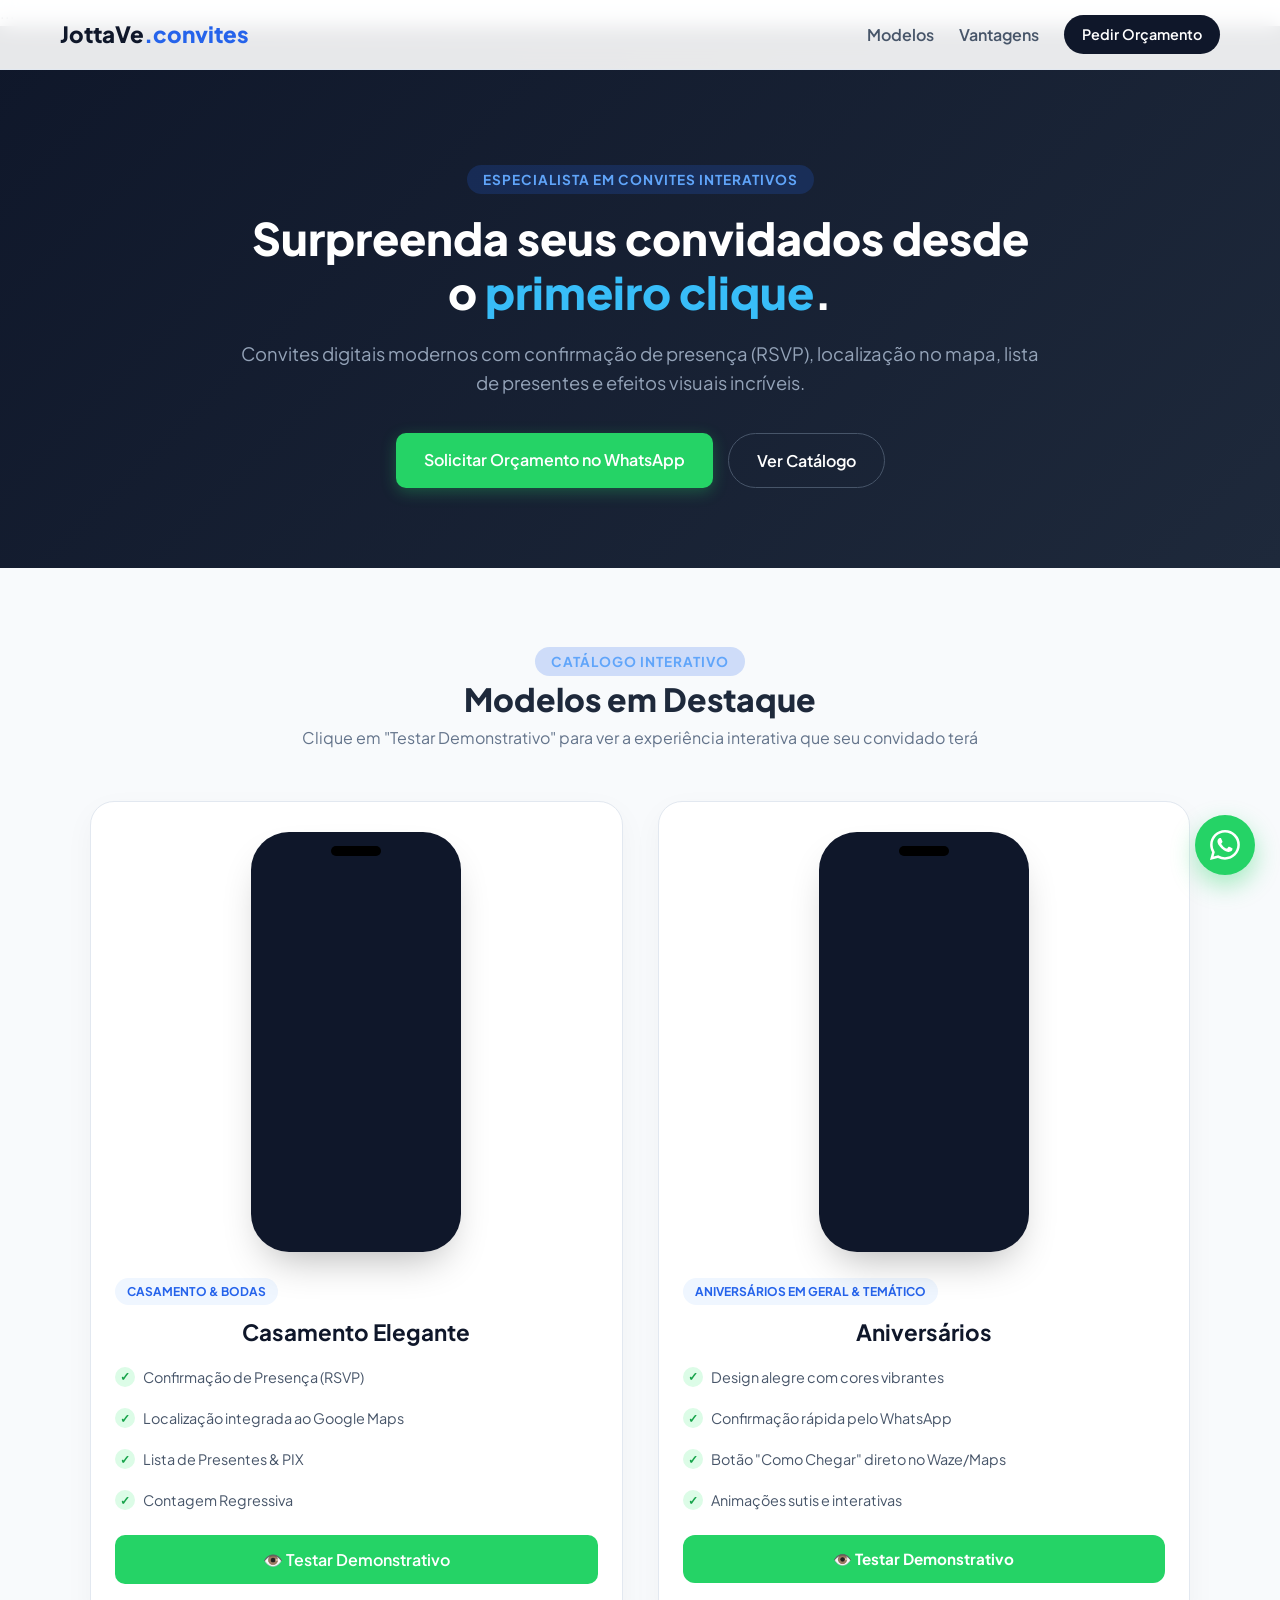
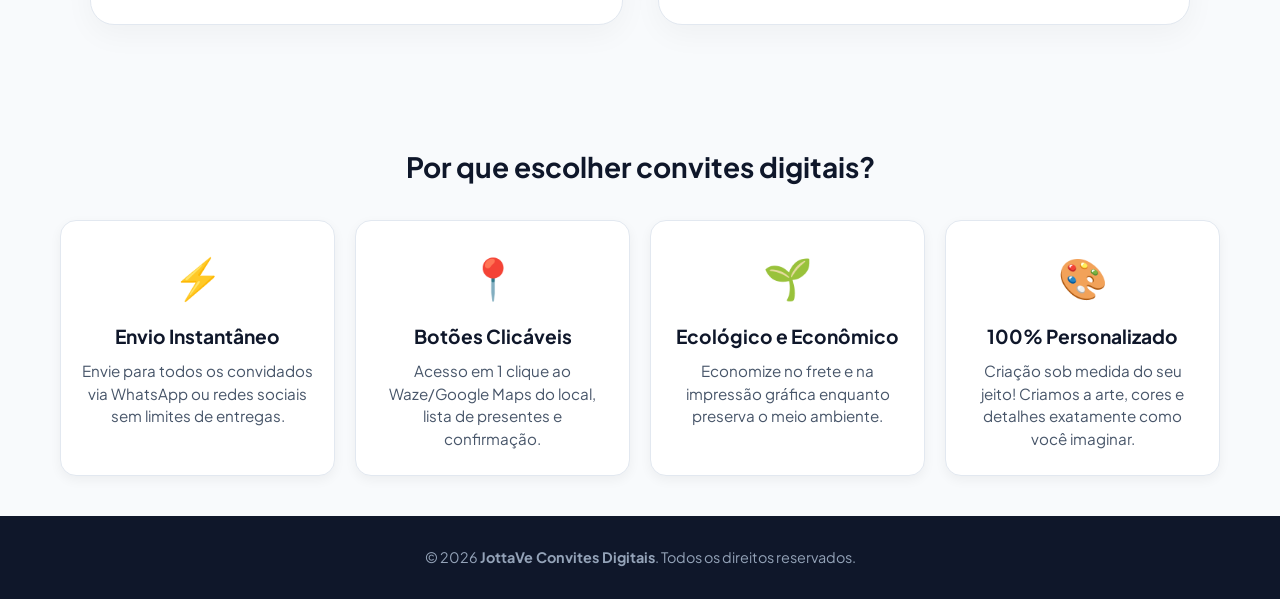
<file: index.html>
<!DOCTYPE html>
<html lang="pt-BR">
<head>
  <meta name="google-site-verification" content="p3-WV4dA0UlsrQzcoieEitkDMkc5YEJrtjklvuKZbuc" />
  <meta charset="UTF-8">
  <meta name="viewport" content="width=device-width, initial-scale=1.0">
  <head>
  <meta charset="UTF-8">
  <meta name="google-site-verification" content="SEU_CODIGO_AQUI">
  <title>JottaVe | Convites Digitais</title>
  ...
</head>
  <title>JottaVe | Convites Digitais Interativos</title>
  <!-- Fonte moderna do Google Fonts -->
  <link rel="preconnect" href="https://fonts.googleapis.com">
  <link rel="preconnect" href="https://fonts.gstatic.com" crossorigin>
  <link href="https://fonts.googleapis.com/css2?family=Plus+Jakarta+Sans:wght@400;600;700;800&display=swap" rel="stylesheet">
  <link rel="stylesheet" href="style.css?v=2">
</head>
<body>

  <!-- Navegação Fixa Profissional -->
  <nav class="navbar">
    <div class="nav-container">
      <a href="#" class="logo">JottaVe<span>.convites</span></a>
      <ul class="nav-links">
        <li><a href="#modelos">Modelos</a></li>
        <li><a href="#vantagens">Vantagens</a></li>
      
        <a href="#" class="btn-nav btn-abrir-modal">Pedir Orçamento</a>
      </ul>
    </div>
  </nav>

  <!-- Banner Hero Profissional -->
  <header class="hero">
    <div class="hero-content">
      <span class="badge">Especialista em Convites Interativos</span>
      <h1>Surpreenda seus convidados desde o <span>primeiro clique</span>.</h1>
      <p>Convites digitais modernos com confirmação de presença (RSVP), localização no mapa, lista de presentes e efeitos visuais incríveis.</p>
      <!-- Substitua o botão verde principal por este: -->
<div class="hero-btns">
 
  <a href="#" class="btn-whatsapp btn-abrir-modal">Solicitar Orçamento no WhatsApp</a>
  <a href="#modelos" class="btn-secondary-outline">Ver Catálogo</a>
</div>
    </div>
  </header>

  <!-- Seção Modelos em Destaque -->
  <section class="portfolio" id="modelos">
    <span class="badge">Catálogo Interativo</span>
    <h2>Modelos em Destaque</h2>
    <p class="subtitle">Clique em "Testar Demonstrativo" para ver a experiência interativa que seu convidado terá</p>

    <div class="grid-convites">
      
      <!-- Card 1: Casamento -->
      <div class="card">
        <div class="phone-mockup">
          <div class="screen">
  <video autoplay loop muted playsinline class="mockup-video">
    <source src="assets/video-casamento.mp4" type="video/mp4">
  
  </video>
</div>
        </div>
        <div class="card-info">
          <span class="card-category">Casamento & Bodas</span>
          <h3>Casamento Elegante</h3>
          
          <ul class="card-features">
            <li><span class="check">✓</span> Confirmação de Presença (RSVP)</li>
            <li><span class="check">✓</span> Localização integrada ao Google Maps</li>
            <li><span class="check">✓</span> Lista de Presentes & PIX</li>
            <li><span class="check">✓</span> Contagem Regressiva</li>
          </ul>

          <div class="card-actions">
          <a href="casamento.html" target="_blank" class="btn btn-demo">
  👁️ Testar Demonstrativo
</a>

            </button>
          </div>
        </div>
      </div>

      <!-- Card 2: Aniversário Infantil -->
      <div class="card">
        <div class="phone-mockup">
          <div class="screen">
  <video autoplay loop muted playsinline class="mockup-video">
    <source src="assets/aniversario.mp4" type="video/mp4">
  
  </video>
</div>
        </div>
        <div class="card-info">
          <span class="card-category">Aniversários em geral & Temático</span>
          <h3>Aniversários</h3>
          
          <ul class="card-features">
            <li><span class="check">✓</span> Design alegre com cores vibrantes</li>
            <li><span class="check">✓</span> Confirmação rápida pelo WhatsApp</li>
            <li><span class="check">✓</span> Botão "Como Chegar" direto no Waze/Maps</li>
            <li><span class="check">✓</span> Animações sutis e interativas</li>
          </ul>

          <div class="card-actions">
            <a href="https://seuconvite.github.io/convite-celi-18/" target="_blank" class="btn-card-demo">
              👁️ Testar Demonstrativo
            </a>
            
          </div>
        </div>
      </div>

    </div>
  </section>

    </div>
  </section>

  <!-- Seção de Vantagens -->
  <section class="vantagens">
  <h2>Por que escolher convites digitais?</h2>

  <div class="grid-vantagens">
    <!-- Card 1 -->
    <div class="card-vantagem">
      <div class="icon">⚡</div>
      <h3>Envio Instantâneo</h3>
      <p>Envie para todos os convidados via WhatsApp ou redes sociais sem limites de entregas.</p>
    </div>

    <!-- Card 2 -->
    <div class="card-vantagem">
      <div class="icon">📍</div>
      <h3>Botões Clicáveis</h3>
      <p>Acesso em 1 clique ao Waze/Google Maps do local, lista de presentes e confirmação.</p>
    </div>

    <!-- Card 3 -->
    <div class="card-vantagem">
      <div class="icon">🌱</div>
      <h3>Ecológico e Econômico</h3>
      <p>Economize no frete e na impressão gráfica enquanto preserva o meio ambiente.</p>
    </div>

    <!-- Card 4 (NOVO) -->
    <div class="card-vantagem">
      <div class="icon">🎨</div>
      <h3>100% Personalizado</h3>
      <p>Criação sob medida do seu jeito! Criamos a arte, cores e detalhes exatamente como você imaginar.</p>
    </div>
  </div>
</section>

  <!-- Rodapé -->
  <footer>
    <p>&copy; 2026 <strong>JottaVe Convites Digitais</strong>. Todos os direitos reservados.</p>
  </footer>

  <script src="script.js"></script>
  <!-- Botão Flutuante do WhatsApp -->
<a href="https://wa.me/5527992497940" class="whatsapp-float" target="_blank" aria-label="Contato via WhatsApp">
  <svg xmlns="http://www.w3.org/2000/svg" width="30" height="30" fill="currentColor" viewBox="0 0 16 16">
    <path d="M13.601 2.326A7.854 7.854 0 0 0 7.994 0C3.627 0 .068 3.558.064 7.926c0 1.399.366 2.76 1.057 3.965L0 16l4.204-1.102a7.933 7.933 0 0 0 3.79.965h.004c4.368 0 7.926-3.558 7.93-7.93A7.898 7.898 0 0 0 13.6 2.326zM7.994 14.521a6.573 6.573 0 0 1-3.356-.92l-.24-.144-2.494.654.666-2.433-.156-.251a6.56 6.56 0 0 1-1.007-3.505c0-3.626 2.957-6.584 6.591-6.584a6.56 6.56 0 0 1 4.66 1.931 6.557 6.557 0 0 1 1.928 4.66c-.004 3.639-2.961 6.592-6.592 6.592zm3.615-4.934c-.197-.099-1.17-.578-1.353-.646-.182-.065-.315-.099-.445.099-.133.197-.513.646-.627.775-.114.133-.232.148-.43.05-.197-.1-.836-.308-1.592-.985-.59-.525-.985-1.175-1.103-1.372-.114-.198-.011-.304.088-.403.087-.088.197-.232.296-.346.1-.114.133-.198.198-.33.065-.134.034-.248-.015-.347-.05-.099-.445-1.076-.612-1.47-.16-.389-.323-.335-.445-.34-.114-.007-.247-.007-.38-.007a.729.729 0 0 0-.529.247c-.182.198-.691.675-.691 1.646 0 .97.705 1.908.803 2.04.099.133 1.388 2.12 3.363 2.973.47.203.837.324 1.123.415.472.15.902.129 1.24.078.378-.057 1.17-.478 1.336-.94.166-.462.166-.857.117-.94-.049-.083-.181-.133-.379-.232z"/>
  </svg>
</a>

<!-- Modal de Orçamento (Pop-up) -->
  <div id="modalOrcamento" class="modal-overlay">
    <div class="modal-content">
      <button class="modal-close" id="fecharModal">&times;</button>
      
      <span class="badge" style="margin-bottom: 10px; display: inline-block;">Orçamento Sob Medida</span>
      <h2>Consulte Valores e Prazos</h2>
      <p class="subtitle">Preencha os detalhes do seu evento abaixo e receba uma proposta exclusiva direto no seu WhatsApp!</p>

      <form id="quoteForm" class="quote-form">
        <div class="form-group">
          <label for="nome">Seu Nome:</label>
          <input type="text" id="nome" placeholder="Ex: João Silva" required>
        </div>

        <div class="form-group">
          <label for="tipoEvento">Tipo do Evento:</label>
          <select id="tipoEvento" required>
            <option value="" disabled selected>Selecione uma opção...</option>
            <option value="Casamento">Casamento</option>
            <option value="Aniversário Infantil">Aniversário Infantil</option>
            <option value="15 Anos / Debutante">15 Anos / Debutante</option>
            <option value="Chá de Bebê / Revelação">Chá de Bebê / Revelação</option>
            <option value="Evento Corporativo / Outro">Outro Tipo de Evento</option>
          </select>
        </div>

        <div class="form-group">
          <label for="formato">Formato Desejado:</label>
          <select id="formato" required>
            <option value="Convite Interativo em PDF">Convite Interativo em PDF (Links Clicáveis)</option>
            <option value="Site Completo do Evento">Site do Evento (Página Web + RSVP)</option>
            <option value="Ainda não sei, quero ajuda">Ainda não sei, quero ajuda para escolher</option>
          </select>
        </div>

        <div class="form-group">
          <label for="dataEvento">Data Estimada do Evento:</label>
          <input type="date" id="dataEvento">
        </div>

        <div class="form-group">
          <label for="observacoes">Detalhes ou Tema do Evento:</label>
          <textarea id="observacoes" rows="3" placeholder="Ex: Tema Homem-Aranha, cores azul e dourado, precisa de confirmação de presença..."></textarea>
        </div>

        <button type="submit" class="btn-quote-submit">Enviar Pedido pelo WhatsApp</button>
      </form>
    </div>
  </div>
  
  <script src="script.js"></script>
</body>
</html>
</body>
</file>
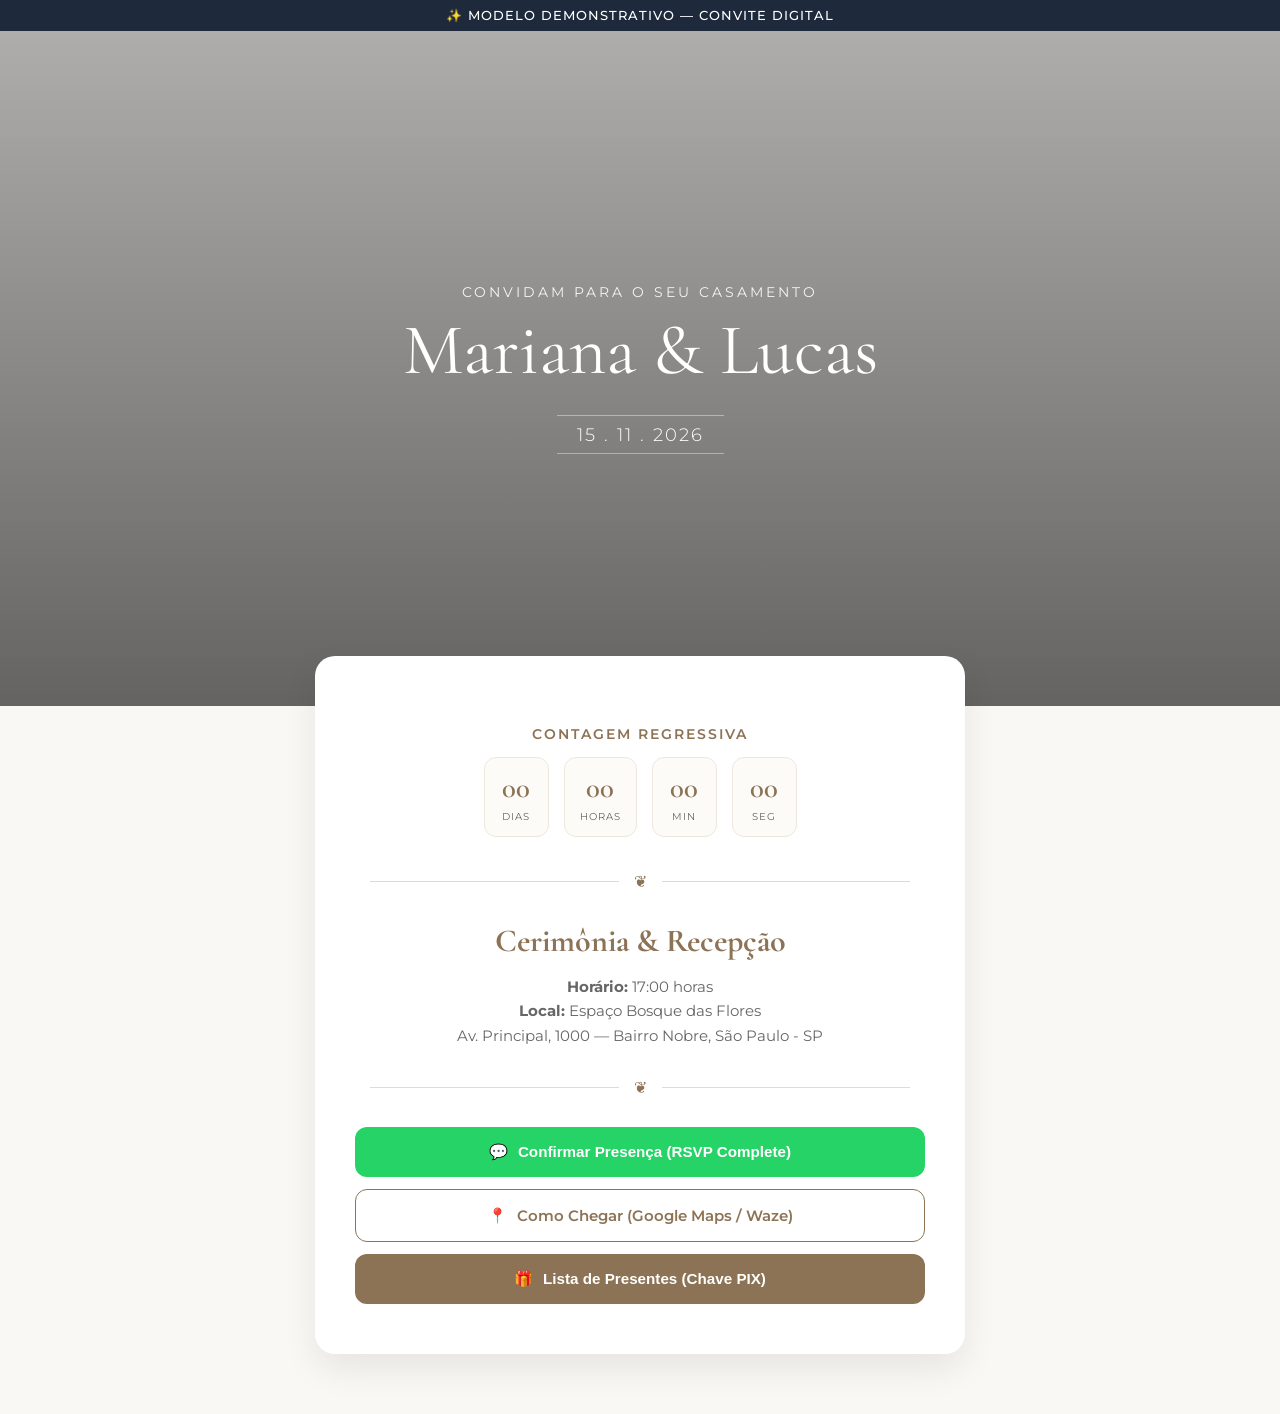
<file: casamento.html>
<!DOCTYPE html>
<html lang="pt-BR">
<head>
  <meta charset="UTF-8">
  <meta name="viewport" content="width=device-width, initial-scale=1.0">
  <title>Demonstrativo - Mariana & Lucas</title>
  
  <!-- Fontes Elegantes -->
  <link rel="preconnect" href="https://fonts.googleapis.com">
  <link rel="preconnect" href="https://fonts.gstatic.com" crossorigin>
  <link href="https://fonts.googleapis.com/css2?family=Cormorant+Garamond:ital,wght@0,400;0,600;1,400&family=Montserrat:wght@300;400;500;600&display=swap" rel="stylesheet">
  
  <style>
    :root {
      --primary: #8c7355;
      --primary-hover: #735e45;
      --bg-color: #faf8f5;
      --card-bg: #ffffff;
      --text-main: #2c2c2c;
      --text-muted: #666666;
    }

    * {
      box-sizing: border-box;
      margin: 0;
      padding: 0;
    }

    html {
      scroll-behavior: smooth;
    }

    body {
      background-color: var(--bg-color);
      color: var(--text-main);
      font-family: 'Montserrat', sans-serif;
      text-align: center;
      padding-bottom: 60px;
      overflow-x: hidden;
    }

    /* Barra Superior Flutuante */
    .demo-bar {
      background: #1e293b;
      color: #ffffff;
      padding: 8px 15px;
      font-size: 0.8rem;
      letter-spacing: 1px;
      text-transform: uppercase;
      font-weight: 500;
      position: sticky;
      top: 0;
      z-index: 100;
      animation: fadeInDown 0.8s ease-out;
    }

    /* Hero Banner */
    .hero {
      position: relative;
      height: 75vh;
      min-height: 480px;
      background: linear-gradient(to bottom, rgba(0,0,0,0.3), rgba(0,0,0,0.6)), 
                  url('https://images.unsplash.com/photo-1519741497674-611481863552?auto=format&fit=crop&w=1200&q=80') center/cover no-repeat;
      display: flex;
      flex-direction: column;
      justify-content: center;
      align-items: center;
      color: white;
      padding: 20px;
      animation: zoomBackground 15s infinite alternate ease-in-out;
    }

    .hero-subtitle {
      font-size: 0.9rem;
      letter-spacing: 3px;
      text-transform: uppercase;
      margin-bottom: 10px;
      opacity: 0.9;
      animation: fadeInUp 1s ease-out 0.2s backwards;
    }

    .hero-title {
      font-family: 'Cormorant Garamond', serif;
      font-size: 3.5rem;
      font-weight: 400;
      line-height: 1.1;
      margin-bottom: 15px;
      animation: fadeInUp 1s ease-out 0.4s backwards;
    }

    .hero-date {
      font-size: 1.1rem;
      letter-spacing: 2px;
      font-weight: 300;
      border-top: 1px solid rgba(255,255,255,0.4);
      border-bottom: 1px solid rgba(255,255,255,0.4);
      padding: 8px 20px;
      margin-top: 10px;
      animation: fadeInUp 1s ease-out 0.6s backwards;
    }

    /* Card Principal */
    .main-card {
      max-width: 650px;
      margin: -50px auto 0 auto;
      background: var(--card-bg);
      padding: 40px 25px;
      border-radius: 20px;
      box-shadow: 0 15px 35px rgba(0, 0, 0, 0.08);
      position: relative;
      z-index: 10;
      width: 90%;
      animation: fadeInUp 1s ease-out 0.8s backwards;
    }

    /* Contagem Regressiva */
    .countdown-container {
      margin: 20px 0 35px 0;
    }

    .countdown-title {
      font-size: 0.85rem;
      letter-spacing: 2px;
      text-transform: uppercase;
      color: var(--primary);
      margin-bottom: 15px;
      font-weight: 600;
    }

    .timer {
      display: flex;
      justify-content: center;
      gap: 15px;
    }

    .timer-box {
      background: #fdfbf7;
      border: 1px solid #ede8de;
      padding: 12px 15px;
      border-radius: 12px;
      min-width: 65px;
      transition: transform 0.3s ease, box-shadow 0.3s ease;
    }

    .timer-box:hover {
      transform: translateY(-5px);
      box-shadow: 0 8px 15px rgba(140, 115, 85, 0.15);
    }

    .timer-number {
      font-family: 'Cormorant Garamond', serif;
      font-size: 1.8rem;
      font-weight: 600;
      color: var(--primary);
      display: block;
    }

    .timer-label {
      font-size: 0.65rem;
      text-transform: uppercase;
      color: var(--text-muted);
      letter-spacing: 1px;
    }

    /* Divisor */
    .divider {
      display: flex;
      align-items: center;
      justify-content: center;
      margin: 30px 0;
      color: var(--primary);
      transition: transform 0.6s ease;
    }

    .divider:hover {
      transform: rotate(180deg);
    }

    .divider::before, .divider::after {
      content: "";
      flex: 1;
      border-bottom: 1px solid #e2dad0;
      margin: 0 15px;
    }

    /* Detalhes do Evento */
    .section-title {
      font-family: 'Cormorant Garamond', serif;
      font-size: 2rem;
      color: var(--primary);
      margin-bottom: 15px;
    }

    .info-block {
      margin-bottom: 25px;
    }

    .info-block p {
      font-size: 0.95rem;
      color: var(--text-muted);
      line-height: 1.6;
    }

    .reveal {
      opacity: 0;
      transform: translateY(30px);
      transition: all 0.8s ease-out;
    }

    .reveal.active {
      opacity: 1;
      transform: translateY(0);
    }

    /* Botões Interativos */
    .action-buttons {
      display: flex;
      flex-direction: column;
      gap: 12px;
      margin-top: 30px;
    }

    .btn {
      display: flex;
      align-items: center;
      justify-content: center;
      gap: 10px;
      width: 100%;
      padding: 16px;
      border: none;
      border-radius: 12px;
      font-size: 0.95rem;
      font-weight: 600;
      text-decoration: none;
      cursor: pointer;
      transition: all 0.3s cubic-bezier(0.25, 0.8, 0.25, 1);
    }

    .btn:hover {
      transform: translateY(-3px);
      box-shadow: 0 8px 20px rgba(0, 0, 0, 0.12);
    }

    .btn-rsvp {
      background-color: #25d366;
      color: white;
      animation: pulseGreen 2s infinite;
    }

    .btn-rsvp:hover {
      background-color: #20ba5a;
    }

    .btn-maps {
      background-color: #ffffff;
      color: var(--primary);
      border: 1px solid var(--primary);
    }

    .btn-maps:hover {
      background-color: #fdfbf7;
    }

    .btn-pix {
      background-color: var(--primary);
      color: white;
    }

    .btn-pix:hover {
      background-color: var(--primary-hover);
    }

    /* ==========================================
       MODAL DE CONFIRMAÇÃO DE PRESENÇA (RSVP)
       ========================================== */
    .modal-overlay {
      position: fixed;
      top: 0;
      left: 0;
      width: 100%;
      height: 100%;
      background: rgba(0, 0, 0, 0.6);
      backdrop-filter: blur(4px);
      display: flex;
      align-items: center;
      justify-content: center;
      z-index: 1000;
      opacity: 0;
      visibility: hidden;
      transition: all 0.3s ease;
      padding: 20px;
    }

    .modal-overlay.active {
      opacity: 1;
      visibility: visible;
    }

    .modal-content {
      background: #ffffff;
      padding: 30px 25px;
      border-radius: 20px;
      max-width: 450px;
      width: 100%;
      text-align: left;
      box-shadow: 0 20px 40px rgba(0,0,0,0.2);
      transform: translateY(20px);
      transition: transform 0.3s ease;
      max-height: 90vh;
      overflow-y: auto;
    }

    .modal-overlay.active .modal-content {
      transform: translateY(0);
    }

    .modal-header {
      display: flex;
      justify-content: space-between;
      align-items: center;
      margin-bottom: 20px;
    }

    .modal-header h3 {
      font-family: 'Cormorant Garamond', serif;
      font-size: 1.8rem;
      color: var(--primary);
    }

    .close-modal {
      background: none;
      border: none;
      font-size: 1.5rem;
      cursor: pointer;
      color: #999;
    }

    .form-group {
      margin-bottom: 15px;
    }

    .form-group label {
      display: block;
      font-size: 0.85rem;
      font-weight: 600;
      color: var(--text-main);
      margin-bottom: 6px;
    }

    .form-group input, 
    .form-group select, 
    .form-group textarea {
      width: 100%;
      padding: 12px;
      border: 1px solid #ddd;
      border-radius: 8px;
      font-family: inherit;
      font-size: 0.9rem;
      outline: none;
      transition: border-color 0.3s;
    }

    .form-group input:focus, 
    .form-group select:focus, 
    .form-group textarea:focus {
      border-color: var(--primary);
    }

    .form-row {
      display: flex;
      gap: 10px;
    }

    .form-row .form-group {
      flex: 1;
    }

    /* Toast Notification */
    .toast {
      visibility: hidden;
      min-width: 250px;
      background-color: #1e293b;
      color: #fff;
      text-align: center;
      border-radius: 10px;
      padding: 14px 20px;
      position: fixed;
      z-index: 1000;
      bottom: 30px;
      left: 50%;
      transform: translateX(-50%) translateY(20px);
      font-size: 0.9rem;
      box-shadow: 0 10px 25px rgba(0,0,0,0.2);
      opacity: 0;
      transition: all 0.4s ease;
    }

    .toast.show {
      visibility: visible;
      opacity: 1;
      transform: translateX(-50%) translateY(0);
    }

    /* Keyframes */
    @keyframes fadeInUp {
      from { opacity: 0; transform: translateY(30px); }
      to { opacity: 1; transform: translateY(0); }
    }

    @keyframes fadeInDown {
      from { opacity: 0; transform: translateY(-20px); }
      to { opacity: 1; transform: translateY(0); }
    }

    @keyframes pulseGreen {
      0% { box-shadow: 0 0 0 0 rgba(37, 211, 102, 0.4); }
      70% { box-shadow: 0 0 0 12px rgba(37, 211, 102, 0); }
      100% { box-shadow: 0 0 0 0 rgba(37, 211, 102, 0); }
    }

    @keyframes zoomBackground {
      0% { background-size: 100%; }
      100% { background-size: 108%; }
    }

    @media (min-width: 600px) {
      .hero-title { font-size: 4.5rem; }
      .main-card { padding: 50px 40px; }
    }
  </style>
</head>
<body>

  <div class="demo-bar">
    ✨ Modelo Demonstrativo — Convite Digital
  </div>

  <header class="hero">
    <p class="hero-subtitle">Convidam para o seu casamento</p>
    <h1 class="hero-title">Mariana & Lucas</h1>
    <p class="hero-date">15 . 11 . 2026</p>
  </header>

  <main class="main-card">
    
    <section class="countdown-container reveal">
      <p class="countdown-title">Contagem Regressiva</p>
      <div class="timer">
        <div class="timer-box">
          <span class="timer-number" id="days">00</span>
          <span class="timer-label">Dias</span>
        </div>
        <div class="timer-box">
          <span class="timer-number" id="hours">00</span>
          <span class="timer-label">Horas</span>
        </div>
        <div class="timer-box">
          <span class="timer-number" id="minutes">00</span>
          <span class="timer-label">Min</span>
        </div>
        <div class="timer-box">
          <span class="timer-number" id="seconds">00</span>
          <span class="timer-label">Seg</span>
        </div>
      </div>
    </section>

    <div class="divider reveal">❦</div>

    <section class="info-block reveal">
      <h2 class="section-title">Cerimônia & Recepção</h2>
      <p><strong>Horário:</strong> 17:00 horas</p>
      <p><strong>Local:</strong> Espaço Bosque das Flores</p>
      <p>Av. Principal, 1000 — Bairro Nobre, São Paulo - SP</p>
    </section>

    <div class="divider reveal">❦</div>

    <section class="action-buttons reveal">
      
      <!-- Botão para Abrir o Modal de RSVP -->
      <button onclick="openModal()" class="btn btn-rsvp">
        <span>💬</span> Confirmar Presença (RSVP Complete)
      </button>

      <!-- Google Maps -->
      <a href="https://maps.google.com" target="_blank" class="btn btn-maps">
        <span>📍</span> Como Chegar (Google Maps / Waze)
      </a>

      <!-- Copiar PIX -->
      <button onclick="copiarPix()" class="btn btn-pix">
        <span>🎁</span> Lista de Presentes (Chave PIX)
      </button>

    </section>

  </main>

  <!-- MODAL DE RSVP -->
  <div id="rsvpModal" class="modal-overlay">
    <div class="modal-content">
      <div class="modal-header">
        <h3>Confirmar Presença</h3>
        <button class="close-modal" onclick="closeModal()">&times;</button>
      </div>

      <form id="rsvpForm" onsubmit="enviaWhatsApp(event)">
        
        <div class="form-group">
          <label>Seu Nome Completo *</label>
          <input type="text" id="nome" placeholder="Ex: João da Silva" required>
        </div>

        <div class="form-group">
          <label>Você irá ao evento? *</label>
          <select id="status" required>
            <option value="Sim, com certeza!">Sim, com certeza irei!</option>
            <option value="Infelizmente não poderei ir">Infelizmente não poderei ir</option>
          </select>
        </div>

        <div class="form-row">
          <div class="form-group">
            <label>Acompanhantes Adultos</label>
            <select id="adultos">
              <option value="0">Apenas eu</option>
              <option value="1">+1 Acompanhante</option>
              <option value="2">+2 Acompanhantes</option>
              <option value="3">+3 Acompanhantes</option>
            </select>
          </div>

          <div class="form-group">
            <label>Crianças</label>
            <select id="criancas">
              <option value="0">Nenhuma</option>
              <option value="1">1 Criança</option>
              <option value="2">2 Crianças</option>
            </select>
          </div>
        </div>

        <div class="form-group">
          <label>Restrição Alimentar ou Alergia?</label>
          <input type="text" id="restricao" placeholder="Ex: Vegetariano, intolerância a lactose...">
        </div>

        <div class="form-group">
          <label>Deixe uma mensagem para os noivos</label>
          <textarea id="mensagem" rows="3" placeholder="Escreva uma mensagem carinhosa..."></textarea>
        </div>

        <button type="submit" class="btn btn-rsvp" style="margin-top: 10px;">
          Enviar Confirmação
        </button>

      </form>
    </div>
  </div>

  <div id="toast" class="toast">✨ Chave PIX copiada com sucesso!</div>

  <script>
    // 1. Contagem Regressiva
    const targetDate = new Date("November 15, 2026 17:00:00").getTime();

    function updateCountdown() {
      const now = new Date().getTime();
      const difference = targetDate - now;

      if (difference > 0) {
        const days = Math.floor(difference / (1000 * 60 * 60 * 24));
        const hours = Math.floor((difference % (1000 * 60 * 60 * 24)) / (1000 * 60 * 60));
        const minutes = Math.floor((difference % (1000 * 60 * 60)) / (1000 * 60));
        const seconds = Math.floor((difference % (1000 * 60)) / 1000);

        document.getElementById("days").innerText = days < 10 ? '0' + days : days;
        document.getElementById("hours").innerText = hours < 10 ? '0' + hours : hours;
        document.getElementById("minutes").innerText = minutes < 10 ? '0' + minutes : minutes;
        document.getElementById("seconds").innerText = seconds < 10 ? '0' + seconds : seconds;
      }
    }
    setInterval(updateCountdown, 1000);
    updateCountdown();

    // 2. Revelação ao rolar
    function reveal() {
      const reveals = document.querySelectorAll(".reveal");
      for (let i = 0; i < reveals.length; i++) {
        const windowHeight = window.innerHeight;
        const elementTop = reveals[i].getBoundingClientRect().top;
        if (elementTop < windowHeight - 80) {
          reveals[i].classList.add("active");
        }
      }
    }
    window.addEventListener("scroll", reveal);
    reveal();

    // 3. Funções do Modal de RSVP
    function openModal() {
      document.getElementById("rsvpModal").classList.add("active");
    }

    function closeModal() {
      document.getElementById("rsvpModal").classList.remove("active");
    }

    // Enviar dados preenchidos formatados diretamente no WhatsApp
    function enviaWhatsApp(event) {
      event.preventDefault();
      
      const nome = document.getElementById("nome").value;
      const status = document.getElementById("status").value;
      const adultos = document.getElementById("adultos").value;
      const criancas = document.getElementById("criancas").value;
      const restricao = document.getElementById("restricao").value || "Nenhuma";
      const mensagem = document.getElementById("mensagem").value || "Sem mensagem";

      const texto = `*CONFIRMAÇÃO DE PRESENÇA*%0A%0A` +
                    `👤 *Nome:* ${nome}%0A` +
                    `❓ *Status:* ${status}%0A` +
                    `👥 *Acompanhantes Adultos:* ${adultos}%0A` +
                    `👶 *Crianças:* ${criancas}%0A` +
                    `🥗 *Restrição Alimentar:* ${restricao}%0A` +
                    `💬 *Mensagem:* ${mensagem}`;

      window.open(`https://api.whatsapp.com/send?phone=5527992497940&text=${texto}`, '_blank');
      closeModal();
    }

    // 4. Copiar PIX
    function copiarPix() {
      const chavePixExemplo = "000.000.000-00";
      navigator.clipboard.writeText(chavePixExemplo);

      const toast = document.getElementById("toast");
      toast.classList.add("show");
      setTimeout(() => { toast.classList.remove("show"); }, 3000);
    }
  </script>

</body>
</html>
</file>
<file: style.css>
/* Reset e Fontes */
* {
  margin: 0;
  padding: 0;
  box-sizing: border-box;
  font-family: 'Plus Jakarta Sans', sans-serif;
}

html {
  scroll-behavior: smooth;
}

body {
  background-color: #f8fafc;
  color: #1e293b;
  line-height: 1.6;
}

/* Navbar */
.navbar {
  position: fixed;
  top: 0;
  width: 100%;
  background: rgba(255, 255, 255, 0.9);
  backdrop-filter: blur(10px);
  border-bottom: 1px solid #e2e8f0;
  z-index: 1000;
}

.nav-container {
  max-width: 1200px;
  margin: 0 auto;
  padding: 15px 20px;
  display: flex;
  justify-content: space-between;
  align-items: center;
}

.logo {
  font-size: 1.4rem;
  font-weight: 800;
  color: #0f172a;
  text-decoration: none;
}

.logo span {
  color: #2563eb;
}

.nav-links {
  list-style: none;
  display: flex;
  align-items: center;
  gap: 25px;
}

.nav-links a {
  text-decoration: none;
  color: #475569;
  font-weight: 600;
  transition: color 0.2s;
}

.nav-links a:hover {
  color: #2563eb;
}

.btn-nav {
  background-color: #0f172a;
  color: #fff !important;
  padding: 8px 18px;
  border-radius: 20px;
  font-size: 0.9rem;
}

/* Hero Section */
.hero {
  padding: 140px 20px 80px 20px;
  background: linear-gradient(135deg, #0f172a 0%, #1e293b 100%);
  color: #ffffff;
  text-align: center;
}

.hero-content {
  max-width: 800px;
  margin: 0 auto;
}

.badge {
  background: rgba(37, 99, 235, 0.2);
  color: #60a5fa;
  padding: 6px 16px;
  border-radius: 20px;
  font-size: 0.85rem;
  font-weight: 700;
  text-transform: uppercase;
  letter-spacing: 1px;
}

.hero h1 {
  font-size: 2.8rem;
  font-weight: 800;
  margin: 20px 0;
  line-height: 1.2;
}

.hero h1 span {
  color: #38bdf8;
}

.hero p {
  font-size: 1.15rem;
  color: #94a3b8;
  margin-bottom: 35px;
}

.hero-btns {
  display: flex;
  gap: 15px;
  justify-content: center;
  flex-wrap: wrap;
}

.btn-primary {
  background-color: #25d366;
  color: white;
  padding: 14px 28px;
  border-radius: 30px;
  text-decoration: none;
  font-weight: 700;
  transition: transform 0.2s;
}

.btn-primary:hover {
  transform: translateY(-2px);
}

.btn-secondary-outline {
  border: 1px solid #475569;
  color: white;
  padding: 14px 28px;
  border-radius: 30px;
  text-decoration: none;
  font-weight: 600;
}

/* Seção Portfólio */
.portfolio {
  max-width: 1200px;
  margin: 80px auto;
  padding: 0 20px;
  text-align: center;
}

.portfolio h2 {
  font-size: 2rem;
  font-weight: 800;
}

.subtitle {
  color: #64748b;
  margin-bottom: 50px;
}

.grid-convites {
  display: grid;
  grid-template-columns: repeat(auto-fit, minmax(320px, 1fr));
  gap: 40px;
  justify-content: center;
}

.card {
  background: white;
  border: 1px solid #e2e8f0;
  border-radius: 24px;
  padding: 30px 20px;
  box-shadow: 0 10px 25px -5px rgba(0, 0, 0, 0.05);
  display: flex;
  flex-direction: column;
  align-items: center;
  transition: transform 0.3s ease, box-shadow 0.3s ease;
}

.card:hover {
  transform: translateY(-8px);
  box-shadow: 0 20px 30px -10px rgba(0, 0, 0, 0.1);
}

/* Celular Mockup Slim */
.phone-mockup {
  position: relative;
  width: 210px;
  height: 420px;
  background: #0f172a;
  border-radius: 38px;
  padding: 8px;
  box-shadow: 0 20px 40px -15px rgba(0,0,0,0.3);
  margin-bottom: 25px;
}

.phone-mockup::before {
  content: '';
  position: absolute;
  top: 14px;
  left: 50%;
  transform: translateX(-50%);
  width: 50px;
  height: 10px;
  background: #000;
  border-radius: 10px;
  z-index: 10;
}

.screen {
  width: 100%;
  height: 100%;
  border-radius: 30px;
  overflow: hidden;
}

.screen img {
  width: 100%;
  height: 100%;
  object-fit: cover;
}

.card-info h3 {
  font-size: 1.3rem;
  margin-bottom: 8px;
}

.card-info p {
  color: #64748b;
  font-size: 0.95rem;
  margin-bottom: 20px;
}

.btn-card {
  display: inline-block;
  width: 100%;
  padding: 10px;
  background-color: #0f172a;
  color: white;
  text-decoration: none;
  border-radius: 10px;
  font-weight: 600;
  font-size: 0.9rem;
}

/* ==========================================
   SEÇÃO: VANTAGENS (AJUSTE MOBILE)
   ========================================== */

.vantagens {
  padding: 40px 15px !important;
  text-align: center !important;
  background-color: #f8fafc !important; /* Fundo suave para dar contraste */
  width: 100% !important;
  box-sizing: border-box !important;
}

.vantagens h2 {
  font-size: 1.75rem !important;
  color: #0f172a !important;
  margin-bottom: 30px !important;
  text-align: center !important;
}

.grid-vantagens {
  display: flex !important;
  flex-direction: column !important; /* No celular, empilha um embaixo do outro */
  gap: 20px !important;
  width: 100% !important;
  max-width: 1200px !important;
  margin: 0 auto !important;
  box-sizing: border-box !important;
}

/* Card Branco no Celular */
.card-vantagem {
  background-color: #ffffff !important; /* Fundo branco do card */
  padding: 24px 20px !important;
  border-radius: 16px !important; /* Bordas arredondadas */
  border: 1px solid #e2e8f0 !important; /* Borda sutil */
  box-shadow: 0 4px 12px rgba(0, 0, 0, 0.05) !important; /* Sombrinha leve */
  text-align: center !important;
  width: 100% !important;
  box-sizing: border-box !important;
}

/* Ícone/Emoji Gigante e Centralizado */
.card-vantagem .icon {
  font-size: 2.5rem !important;
  display: block !important;
  margin: 0 auto 12px auto !important;
}

.card-vantagem h3 {
  font-size: 1.2rem !important;
  color: #0f172a !important;
  margin-bottom: 8px !important;
  font-weight: 700 !important;
}

.card-vantagem p {
  font-size: 0.95rem !important;
  color: #475569 !important;
  line-height: 1.5 !important;
  margin: 0 !important;
}

/* Tela de Computador (Desktop) */
@media (min-width: 768px) {
  .grid-vantagens {
    display: grid !important;
    grid-template-columns: repeat(4, 1fr) !important; /* 4 colunas lado a lado */
  }
}
/* Rodapé */
footer {
  text-align: center;
  padding: 30px 20px;
  background: #0f172a;
  color: #94a3b8;
  font-size: 0.9rem;
}
/* Botão Flutuante do WhatsApp */
.whatsapp-float {
  position: fixed;
  bottom: 25px;
  right: 25px;
  background-color: #25d366;
  color: white;
  width: 60px;
  height: 60px;
  border-radius: 50%;
  display: flex;
  align-items: center;
  justify-content: center;
  box-shadow: 0 10px 25px rgba(37, 211, 102, 0.4);
  z-index: 1000;
  transition: transform 0.3s ease;
  animation: pulse 2s infinite;
}

.whatsapp-float:hover {
  transform: scale(1.1);
}

@keyframes pulse {
  0% { box-shadow: 0 0 0 0 rgba(37, 211, 102, 0.6); }
  70% { box-shadow: 0 0 0 15px rgba(37, 211, 102, 0); }
  100% { box-shadow: 0 0 0 0 rgba(37, 211, 102, 0); }
}
/* Seção de Orçamento */
.quote-section {
  background: #ffffff;
  padding: 80px 20px;
  border-top: 1px solid #e2e8f0;
}

.quote-container {
  max-width: 650px;
  margin: 0 auto;
  background: #f8fafc;
  padding: 40px;
  border-radius: 24px;
  border: 1px solid #e2e8f0;
  box-shadow: 0 10px 30px rgba(0, 0, 0, 0.04);
}

.quote-container h2 {
  text-align: center;
  font-size: 1.8rem;
  color: #0f172a;
}

.quote-form {
  display: flex;
  flex-direction: column;
  gap: 20px;
  margin-top: 30px;
}

.form-group {
  display: flex;
  flex-direction: column;
  gap: 8px;
  text-align: left;
}

.form-group label {
  font-weight: 600;
  color: #334155;
  font-size: 0.95rem;
}

.form-group input,
.form-group select,
.form-group textarea {
  padding: 12px 16px;
  border: 1px solid #cbd5e1;
  border-radius: 10px;
  font-size: 1rem;
  outline: none;
  transition: border-color 0.2s, box-shadow 0.2s;
  background: #ffffff;
}

.form-group input:focus,
.form-group select:focus,
.form-group textarea:focus {
  border-color: #2563eb;
  box-shadow: 0 0 0 3px rgba(37, 99, 235, 0.15);
}

.btn-quote-submit {
  background: #25d366;
  color: white;
  padding: 16px;
  border: none;
  border-radius: 12px;
  font-size: 1.1rem;
  font-weight: 700;
  cursor: pointer;
  transition: transform 0.2s, background-color 0.2s;
  margin-top: 10px;
}

.btn-quote-submit:hover {
  background-color: #20ba5a;
  transform: translateY(-2px);
}
/* Overlay Escuro com Desfoque do Fundo */
.modal-overlay {
  position: fixed;
  top: 0;
  left: 0;
  width: 100%;
  height: 100%;
  background: rgba(15, 23, 42, 0.65);
  backdrop-filter: blur(8px);
  display: flex;
  justify-content: center;
  align-items: center;
  z-index: 2000;
  opacity: 0;
  visibility: hidden;
  transition: opacity 0.3s ease, visibility 0.3s ease;
  padding: 20px;
}

/* Quando o modal estiver ativo */
.modal-overlay.active {
  opacity: 1;
  visibility: visible;
}

/* Caixa do Formulário dentro do Pop-up */
.modal-content {
  background: #ffffff;
  padding: 35px 30px;
  border-radius: 24px;
  max-width: 550px;
  width: 100%;
  max-height: 90vh;
  overflow-y: auto;
  position: relative;
  box-shadow: 0 25px 50px -12px rgba(0, 0, 0, 0.25);
  transform: translateY(-20px);
  transition: transform 0.3s ease;
}

.modal-overlay.active .modal-content {
  transform: translateY(0);
}

/* Botão Fechar (X) */
.modal-close {
  position: absolute;
  top: 20px;
  right: 20px;
  background: #f1f5f9;
  border: none;
  width: 36px;
  height: 36px;
  border-radius: 50%;
  font-size: 1.5rem;
  color: #64748b;
  cursor: pointer;
  display: flex;
  align-items: center;
  justify-content: center;
  transition: background-color 0.2s, color 0.2s;
}

.modal-close:hover {
  background-color: #e2e8f0;
  color: #0f172a;
}
/* --- Melhorias nos Cards do Catálogo --- */

.grid-convites {
  display: grid;
  grid-template-columns: repeat(auto-fit, minmax(320px, 1fr));
  gap: 35px;
  max-width: 1100px;
  margin: 40px auto 0 auto;
}

.card {
  background: #ffffff;
  border: 1px solid #e2e8f0;
  border-radius: 24px;
  padding: 30px 24px;
  box-shadow: 0 10px 30px rgba(0, 0, 0, 0.04);
  display: flex;
  flex-direction: column;
  align-items: center;
  transition: transform 0.3s ease, box-shadow 0.3s ease, border-color 0.3s ease;
}

.card:hover {
  transform: translateY(-8px);
  box-shadow: 0 20px 40px rgba(15, 23, 42, 0.1);
  border-color: #cbd5e1;
}

/* Animação do celular no hover */
.phone-mockup {
  transition: transform 0.3s ease;
}

.card:hover .phone-mockup {
  transform: scale(1.03);
}

/* Categoria / Badge do Card */
.card-category {
  display: inline-block;
  font-size: 0.75rem;
  font-weight: 700;
  text-transform: uppercase;
  color: #2563eb;
  background: #eff6ff;
  padding: 4px 12px;
  border-radius: 20px;
  margin-bottom: 10px;
}

.card-info {
  width: 100%;
  text-align: left;
}

.card-info h3 {
  font-size: 1.4rem;
  color: #0f172a;
  margin-bottom: 15px;
  text-align: center;
}

/* Lista de Recursos */
.card-features {
  list-style: none;
  padding: 0;
  margin: 0 0 25px 0;
  display: flex;
  flex-direction: column;
  gap: 10px;
}

.card-features li {
  font-size: 0.9rem;
  color: #475569;
  display: flex;
  align-items: center;
  gap: 8px;
}

.card-features .check {
  color: #16a34a;
  font-weight: 800;
  background: #dcfce7;
  width: 20px;
  height: 20px;
  border-radius: 50%;
  display: inline-flex;
  align-items: center;
  justify-content: center;
  font-size: 0.75rem;
}

/* --- Botões e Ações dos Cards --- */
.card-actions {
  display: flex;
  flex-direction: column;
  gap: 10px;
  width: 100%;
  margin-top: 15px;
}

.btn-demo {
  background-color: #25d366; /* Verde chamativo */
  color: #ffffff;
  font-weight: 600;
  border-radius: 10px;
  padding: 12px 20px;
  text-decoration: none;
  display: block;
  text-align: center;
  margin-bottom: 10px;
  transition: all 0.3s ease;
}

.btn-demo:hover {
  background-color: #20ba5a;
  transform: translateY(-2px);
}

.btn-primary {
  background-color: #0f172a; /* Cor escura original */
  color: #ffffff;
  font-weight: 600;
  border-radius: 10px;
  padding: 12px 20px;
  text-decoration: none;
  display: block;
  text-align: center;
}

.btn-card-quote:hover {
  background-color: #e2e8f0;
  color: #0f172a;
}
/* ==========================================
   AJUSTES PARA CELULAR (RESPONSIVIDADE)
   ========================================== */

@media (max-width: 768px) {
  /* 1. Ajuste do Cabeçalho / Navbar */
  .nav-container {
    padding: 10px 15px;
  }

  .logo {
    font-size: 1.1rem;
  }

  .nav-links {
    gap: 10px;
  }

  .nav-links a {
    font-size: 0.8rem;
  }

  /* Esconde o botão do menu superior no celular para economizar espaço */
  .btn-nav {
    display: none;
  }

  /* 2. Ajuste do Banner Principal (Hero) */
  .hero {
    padding: 100px 15px 50px 15px;
  }

  .badge {
    font-size: 0.7rem;
    padding: 4px 10px;
  }

  .hero h1 {
    font-size: 1.8rem; /* Reduz tamanho do título no celular */
    margin: 15px 0;
  }

  .hero p {
    font-size: 0.95rem;
    margin-bottom: 25px;
  }

  .hero-btns {
    flex-direction: column; /* Empilha os botões */
    width: 100%;
  }

  .btn-primary, 
  .btn-secondary-outline {
    width: 100%;
    text-align: center;
  }

  /* 3. Ajuste do Botão Flutuante do WhatsApp */
  .whatsapp-float {
    width: 50px;
    height: 50px;
    bottom: 15px;
    right: 15px;
    z-index: 999;
  }

  /* 4. Ajuste dos Cards e Modal no Celular */
  .modal-content {
    padding: 25px 18px;
    border-radius: 18px;
  }

  .grid-convites {
    grid-template-columns: 1fr;
    gap: 25px;
  }
}
/* Estilização da Seção de Convites */
.card-actions {
  display: flex;
  flex-direction: column;
  gap: 10px;
  width: 100%;
  margin-top: 15px;
}

.btn-full {
  display: block !important;
  width: 100% !important;
  text-align: center !important;
  padding: 12px 15px !important;
  border-radius: 12px !important;
  font-size: 0.95rem !important;
  box-sizing: border-box;
}

.card-features {
  list-style: none !important;
  padding: 0 !important;
  margin: 15px 0 !important;
  text-align: left;
}

.card-features li {
  font-size: 0.9rem;
  color: #475569;
  margin-bottom: 8px;
  display: flex;
  align-items: center;
  gap: 8px;
}

.card-features .check {
  color: #16a34a;
  font-weight: bold;
}
/* Botão Verde de Testar Demonstrativo */
.btn-card-demo {
  display: block;
  width: 100%;
  text-align: center;
  padding: 12px;
  background-color: #25d366;
  color: #ffffff !important;
  text-decoration: none;
  border-radius: 12px;
  font-weight: 700;
  font-size: 0.95rem;
  transition: background-color 0.2s, transform 0.2s;
  box-sizing: border-box;
}

.btn-card-demo:hover {
  background-color: #20bd5a;
  transform: translateY(-2px);
}

/* Botão Escuro de Pedir Este Modelo */
.btn-card-quote {
  display: block;
  width: 100%;
  text-align: center;
  padding: 12px;
  background-color: #0f172a;
  color: #ffffff;
  border: none;
  border-radius: 12px;
  font-weight: 700;
  font-size: 0.95rem;
  cursor: pointer;
  transition: background-color 0.2s, transform 0.2s;
  box-sizing: border-box;
}

.btn-card-quote:hover {
  background-color: #1e293b;
  transform: translateY(-2px);
}
/* Ajuste do vídeo dentro do mockup do celular */
.screen video,
.mockup-video {
  width: 100%;
  height: 100%;
  object-fit: cover; /* Faz o vídeo preencher a tela perfeitamente */
  display: block;
  border-radius: 30px; /* Mantém as bordas arredondadas da tela */
}
/* Ajuste do Grid para suportar 4 cards em linha */
.grid-vantagens {
  display: grid;
  grid-template-columns: repeat(auto-fit, minmax(220px, 1fr));
  gap: 20px;
  max-width: 1200px;
  margin: 0 auto;
  padding: 0 20px;
}
/* ==========================================
   SEÇÃO: VANTAGENS (POR QUE ESCOLHER)
   ========================================== */

.vantagens {
  padding: 60px 20px;
  text-align: center; /* Centraliza o título */
  background-color: #ffffff; /* Fundo geral */
}

.vantagens h2 {
  font-size: 2rem;
  color: #0f172a;
  margin-bottom: 40px;
}

.grid-vantagens {
  display: grid;
  grid-template-columns: repeat(auto-fit, minmax(220px, 1fr));
  gap: 30px;
  max-width: 1200px;
  margin: 0 auto;
}

/* O desenho do Card Branco */
.card-vantagem {
  background-color: #f8fafc; /* Cor de fundo clarinha do card */
  padding: 30px 20px;
  border-radius: 16px; /* Bordas arredondadas */
  box-shadow: 0 4px 15px rgba(0,0,0,0.05); /* Sombrinha leve */
  text-align: center; /* Centraliza ícone e texto */
  transition: transform 0.2s; /* Animação suave */
}

/* Efeito ao passar o mouse */
.card-vantagem:hover {
  transform: translateY(-5px); 
}

/* Aumentando os Ícones/Emojis */
.card-vantagem .icon {
  font-size: 2.5rem; /* Deixa o emoji bem maior */
  margin-bottom: 15px;
}

.card-vantagem h3 {
  font-size: 1.15rem;
  color: #1e293b;
  margin-bottom: 12px;
  font-weight: 700;
}

.card-vantagem p {
  font-size: 0.95rem;
  color: #475569;
  line-height: 1.5;
  margin: 0;
}
/* ==========================================
   SEÇÃO: VANTAGENS (AJUSTE MOBILE)
   ========================================== */

.vantagens {
  padding: 40px 15px !important;
  text-align: center !important;
  background-color: #f8fafc !important; /* Fundo suave para dar contraste */
  width: 100% !important;
  box-sizing: border-box !important;
}

.vantagens h2 {
  font-size: 1.75rem !important;
  color: #0f172a !important;
  margin-bottom: 30px !important;
  text-align: center !important;
}

.grid-vantagens {
  display: flex !important;
  flex-direction: column !important; /* No celular, empilha um embaixo do outro */
  gap: 20px !important;
  width: 100% !important;
  max-width: 1200px !important;
  margin: 0 auto !important;
  box-sizing: border-box !important;
}

/* Card Branco no Celular */
.card-vantagem {
  background-color: #ffffff !important; /* Fundo branco do card */
  padding: 24px 20px !important;
  border-radius: 16px !important; /* Bordas arredondadas */
  border: 1px solid #e2e8f0 !important; /* Borda sutil */
  box-shadow: 0 4px 12px rgba(0, 0, 0, 0.05) !important; /* Sombrinha leve */
  text-align: center !important;
  width: 100% !important;
  box-sizing: border-box !important;
}

/* Ícone/Emoji Gigante e Centralizado */
.card-vantagem .icon {
  font-size: 2.5rem !important;
  display: block !important;
  margin: 0 auto 12px auto !important;
}

.card-vantagem h3 {
  font-size: 1.2rem !important;
  color: #0f172a !important;
  margin-bottom: 8px !important;
  font-weight: 700 !important;
}

.card-vantagem p {
  font-size: 0.95rem !important;
  color: #475569 !important;
  line-height: 1.5 !important;
  margin: 0 !important;
}

/* Tela de Computador (Desktop) */
@media (min-width: 768px) {
  .grid-vantagens {
    display: grid !important;
    grid-template-columns: repeat(4, 1fr) !important; /* 4 colunas lado a lado */
  }
}
.btn-whatsapp {
  background-color: #25d366 !important; /* Verde oficial do WhatsApp */
  color: #ffffff !important;
  font-weight: 600;
  padding: 14px 28px;
  border-radius: 10px;
  text-decoration: none;
  display: inline-block;
  transition: all 0.3s ease;
  border: none;
  box-shadow: 0 4px 15px rgba(37, 211, 102, 0.3);
}

.btn-whatsapp:hover {
  background-color: #20ba5a !important; /* Verde levemente mais escuro no hover */
  transform: translateY(-2px);
  box-shadow: 0 6px 20px rgba(37, 211, 102, 0.4);
}
.video-preview {
  width: 100%;
  height: auto;
  border-radius: 25px; /* Ajuste para coincidir com a borda do celular */
  display: block;
  object-fit: cover;
  box-shadow: 0 8px 20px rgba(0, 0, 0, 0.15);
}
/* Moldura do celular */
.mockup-celular

/* Vídeo dentro do celular */
.mockup-celular video {
  width: 100%;
  height: 100%;
  object-fit: cover; /* Faz o vídeo preencher a tela inteira sem distorcer */
  display: block;
}
/* Container pai do mockup */
.mockup-celular {
  position: relative;
  width: 220px;            /* Ajuste a largura ideal para seu card */
  margin: 0 auto;
  display: flex;
  justify-content: center;
  align-items: center;
  overflow: hidden;        /* Esconde qualquer sobra que saia da borda */
  border-radius: 32px;     /* Acompanha a curva do celular */
}

/* Imagem ou vídeo dentro do celular */
.mockup-celular img,
.mockup-celular video {
  width: 100%;
  height: 100%;
  object-fit: cover;       /* Ajusta o conteúdo proporcionalmente */
  display: block;
}
</file>
